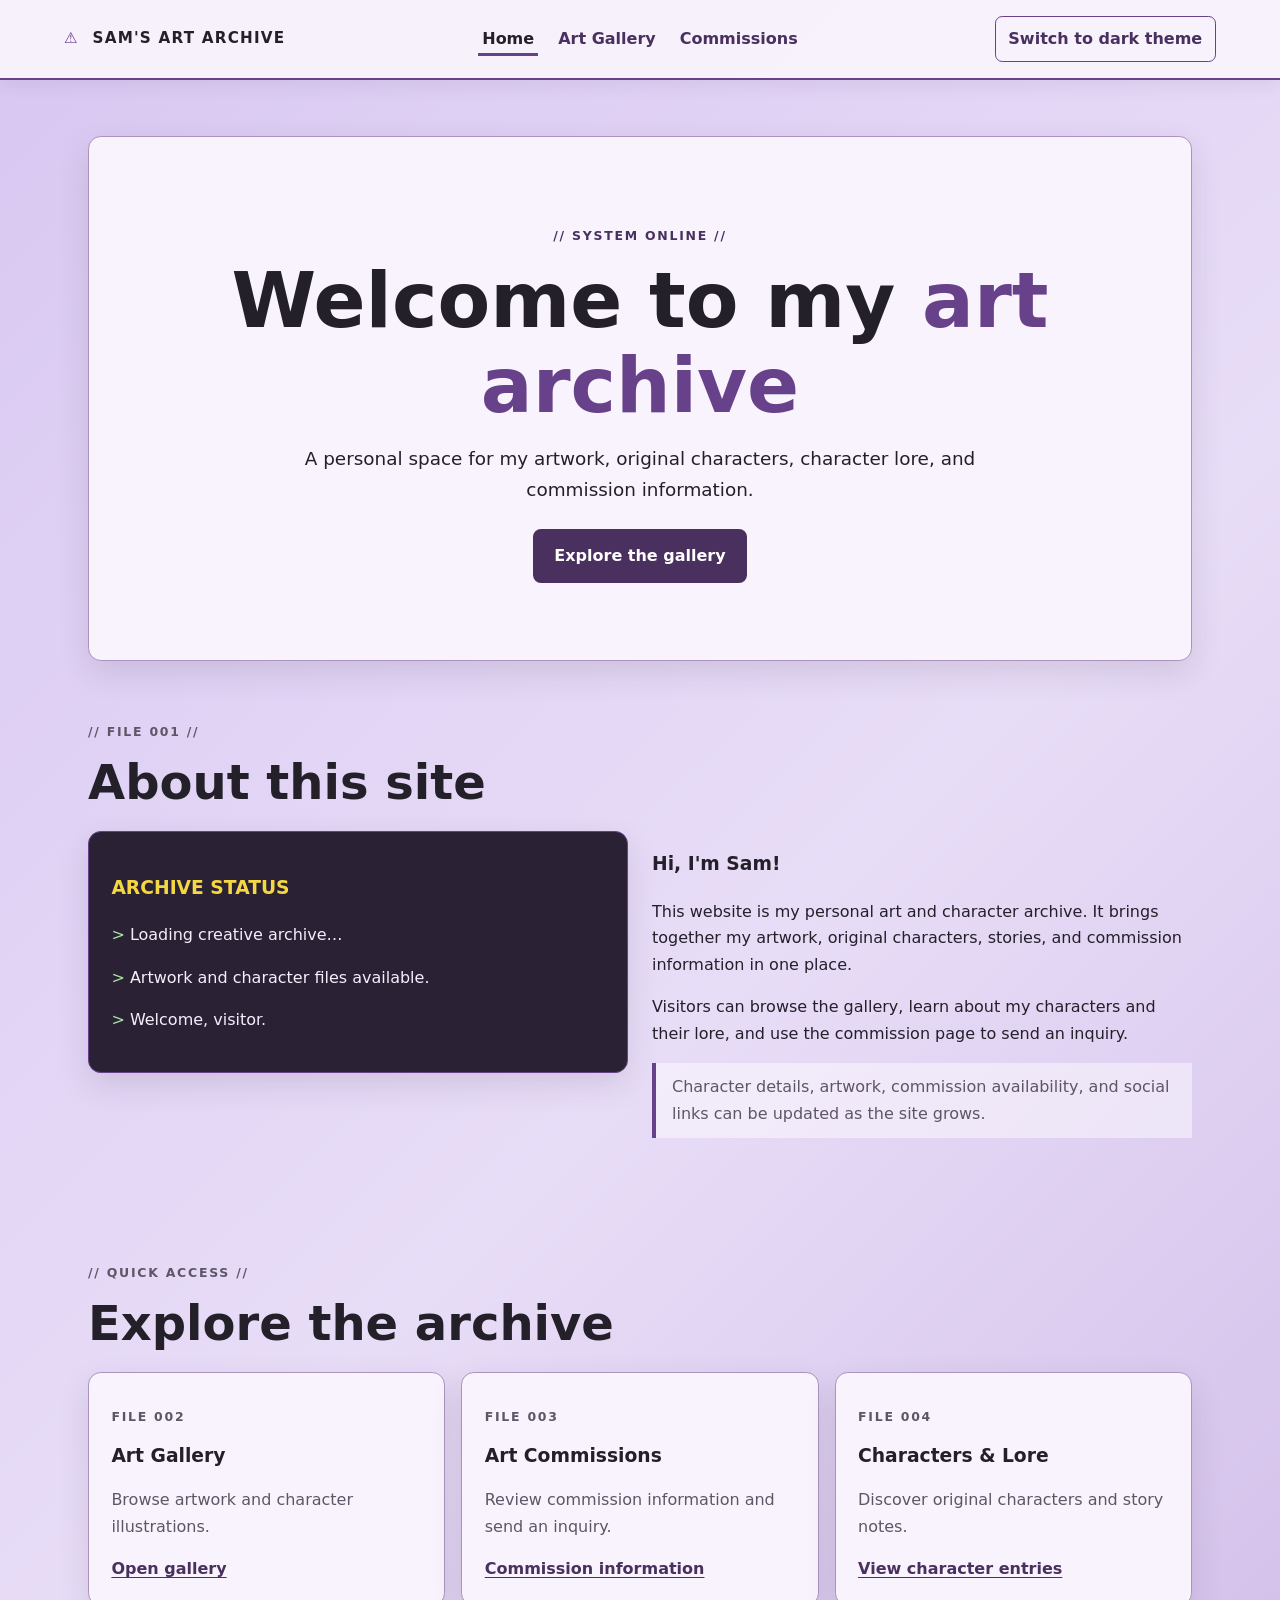
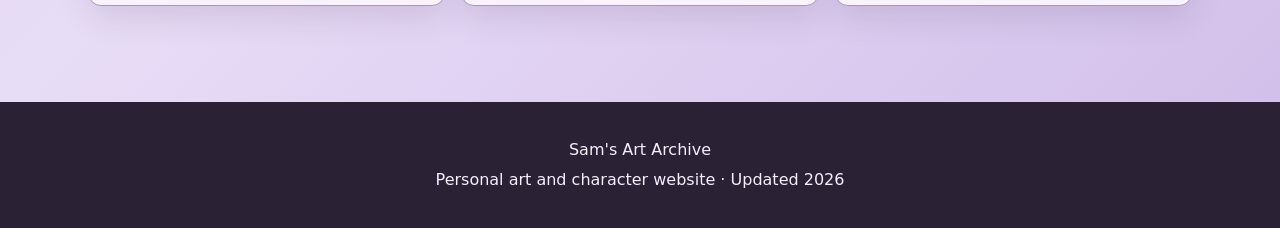
<file: index.html>
<!DOCTYPE html>
<html lang="en">
<head>
  <meta charset="UTF-8">
  <meta name="viewport" content="width=device-width, initial-scale=1.0">
  <meta name="description" content="A personal art, character, and commission website by Sam.">
  <title>Sam's Art Archive | Home</title>
  <link rel="stylesheet" href="style.css">
  <script src="script.js" defer></script>
</head>
<body>
  <a class="skip-link" href="#main">Skip to main content</a>
  <header class="site-header">
    <a class="brand" href="index.html" aria-label="Sam's Art Archive home"><span class="brand-mark" aria-hidden="true">⚠</span> SAM'S ART ARCHIVE</a>
    <nav aria-label="Main navigation">
      <ul class="nav-list">
        <li><a aria-current="page" href="index.html">Home</a></li>
        <li><a href="gallery.html">Art Gallery</a></li>
        <li><a href="commissions.html">Commissions</a></li>
      </ul>
    </nav>
    <button class="theme-toggle" type="button" aria-pressed="false">Switch to dark theme</button>
  </header>

  <main id="main">
    <section class="hero panel">
      <p class="eyebrow">// SYSTEM ONLINE //</p>
      <h1>Welcome to my <span>art archive</span></h1>
      <p class="lead">A personal space for my artwork, original characters, character lore, and commission information.</p>
      <a class="button-link" href="gallery.html">Explore the gallery</a>
    </section>

    <section class="content-section" aria-labelledby="about-heading">
      <div class="section-heading"><p class="eyebrow">// FILE 001 //</p><h2 id="about-heading">About this site</h2></div>
      <div class="two-column">
        <article class="panel terminal">
          <h3>ARCHIVE STATUS</h3>
          <p><span class="terminal-prompt" aria-hidden="true">&gt;</span> Loading creative archive…</p>
          <p><span class="terminal-prompt" aria-hidden="true">&gt;</span> Artwork and character files available.</p>
          <p><span class="terminal-prompt" aria-hidden="true">&gt;</span> Welcome, visitor.</p>
        </article>
        <div>
          <h3>Hi, I'm Sam!</h3>
          <p>This website is my personal art and character archive. It brings together my artwork, original characters, stories, and commission information in one place.</p>
          <p>Visitors can browse the gallery, learn about my characters and their lore, and use the commission page to send an inquiry.</p>
          <p class="note">Character details, artwork, commission availability, and social links can be updated as the site grows.</p>
        </div>
      </div>
    </section>

    <section class="content-section" aria-labelledby="pages-heading">
      <div class="section-heading"><p class="eyebrow">// QUICK ACCESS //</p><h2 id="pages-heading">Explore the archive</h2></div>
      <div class="card-grid">
        <article class="panel feature-card"><p class="file-label">FILE 002</p><h3>Art Gallery</h3><p>Browse artwork and character illustrations.</p><a href="gallery.html">Open gallery</a></article>
        <article class="panel feature-card"><p class="file-label">FILE 003</p><h3>Art Commissions</h3><p>Review commission information and send an inquiry.</p><a href="commissions.html">Commission information</a></article>
        <article class="panel feature-card"><p class="file-label">FILE 004</p><h3>Characters & Lore</h3><p>Discover original characters and story notes.</p><a href="gallery.html#characters">View character entries</a></article>
      </div>
    </section>
  </main>
  <footer class="site-footer"><p>Sam's Art Archive</p><p>Personal art and character website · Updated 2026</p></footer>
</body>
</html>
</file>
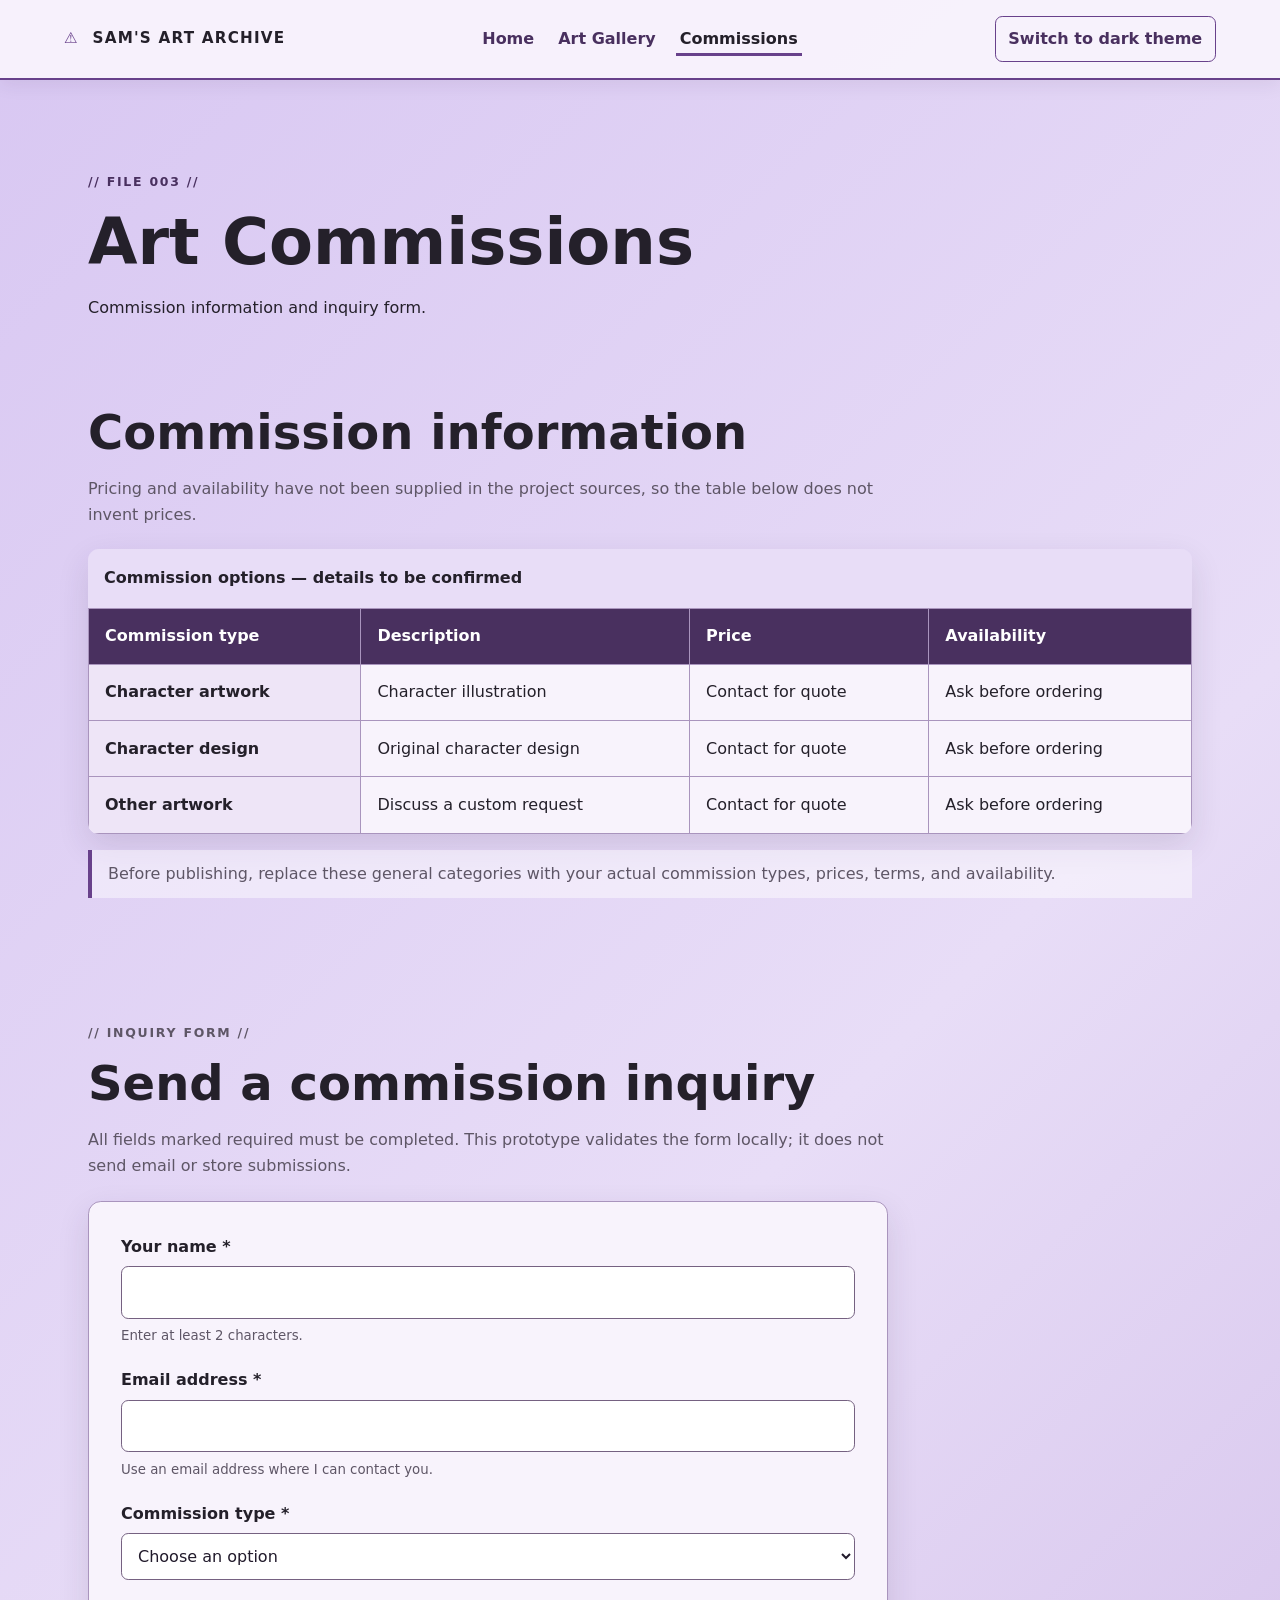
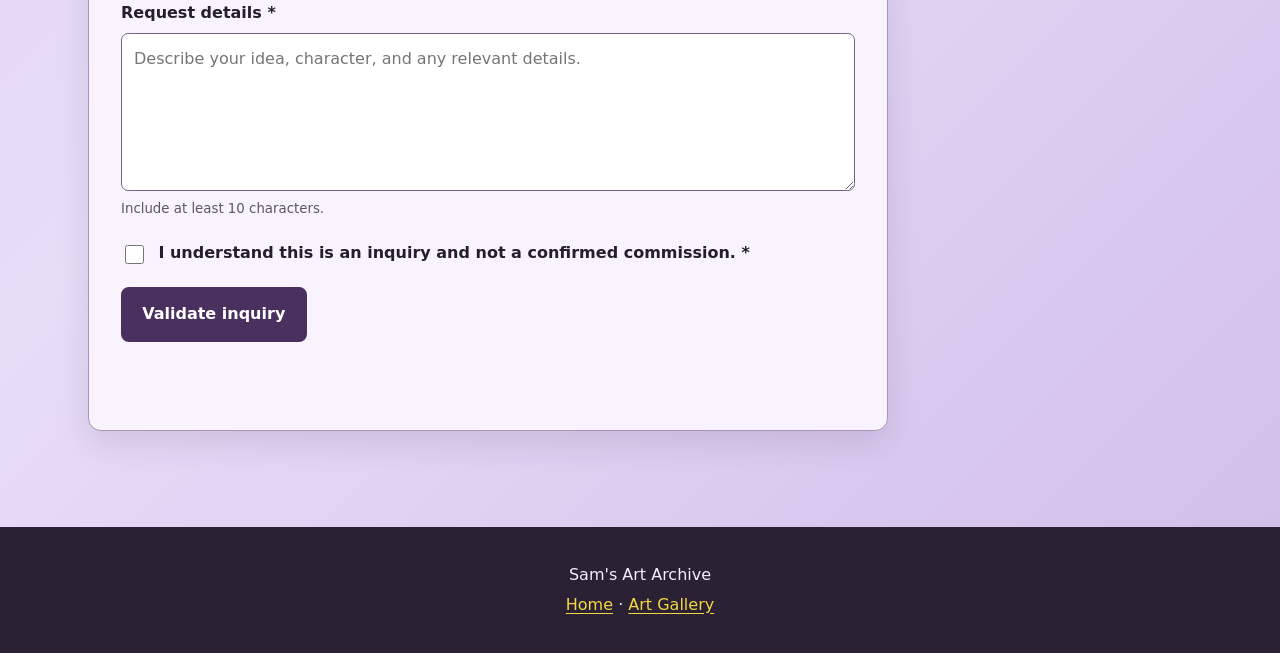
<file: commissions.html>
<!DOCTYPE html>
<html lang="en">
<head>
  <meta charset="UTF-8"><meta name="viewport" content="width=device-width, initial-scale=1.0">
  <meta name="description" content="Commission information and inquiry form."><title>Commissions | Sam's Art Archive</title>
  <link rel="stylesheet" href="style.css"><script src="script.js" defer></script>
</head>
<body>
  <a class="skip-link" href="#main">Skip to main content</a>
  <header class="site-header">
    <a class="brand" href="index.html"><span class="brand-mark" aria-hidden="true">⚠</span> SAM'S ART ARCHIVE</a>
    <nav aria-label="Main navigation"><ul class="nav-list"><li><a href="index.html">Home</a></li><li><a href="gallery.html">Art Gallery</a></li><li><a aria-current="page" href="commissions.html">Commissions</a></li></ul></nav>
    <button class="theme-toggle" type="button" aria-pressed="false">Switch to dark theme</button>
  </header>
  <main id="main">
    <section class="page-intro"><p class="eyebrow">// FILE 003 //</p><h1>Art Commissions</h1><p>Commission information and inquiry form.</p></section>
    <section class="content-section" aria-labelledby="pricing-heading">
      <div class="section-heading"><h2 id="pricing-heading">Commission information</h2><p>Pricing and availability have not been supplied in the project sources, so the table below does not invent prices.</p></div>
      <div class="table-wrap"><table><caption>Commission options — details to be confirmed</caption><thead><tr><th scope="col">Commission type</th><th scope="col">Description</th><th scope="col">Price</th><th scope="col">Availability</th></tr></thead><tbody>
        <tr><th scope="row">Character artwork</th><td>Character illustration</td><td>Contact for quote</td><td>Ask before ordering</td></tr>
        <tr><th scope="row">Character design</th><td>Original character design</td><td>Contact for quote</td><td>Ask before ordering</td></tr>
        <tr><th scope="row">Other artwork</th><td>Discuss a custom request</td><td>Contact for quote</td><td>Ask before ordering</td></tr>
      </tbody></table></div>
      <p class="note">Before publishing, replace these general categories with your actual commission types, prices, terms, and availability.</p>
    </section>
    <section class="content-section" aria-labelledby="form-heading">
      <div class="section-heading"><p class="eyebrow">// INQUIRY FORM //</p><h2 id="form-heading">Send a commission inquiry</h2><p>All fields marked required must be completed. This prototype validates the form locally; it does not send email or store submissions.</p></div>
      <form id="commission-form" class="panel form-panel" novalidate>
        <div class="form-field"><label for="customer-name">Your name <span aria-hidden="true">*</span></label><input id="customer-name" name="customerName" type="text" autocomplete="name" required minlength="2"><small>Enter at least 2 characters.</small></div>
        <div class="form-field"><label for="customer-email">Email address <span aria-hidden="true">*</span></label><input id="customer-email" name="customerEmail" type="email" autocomplete="email" required><small>Use an email address where I can contact you.</small></div>
        <div class="form-field"><label for="commission-type">Commission type <span aria-hidden="true">*</span></label><select id="commission-type" name="commissionType" required><option value="">Choose an option</option><option>Character artwork</option><option>Character design</option><option>Other / custom request</option></select></div>
        <div class="form-field"><label for="request-details">Request details <span aria-hidden="true">*</span></label><textarea id="request-details" name="requestDetails" rows="5" required minlength="10" placeholder="Describe your idea, character, and any relevant details."></textarea><small>Include at least 10 characters.</small></div>
        <div class="form-field checkbox-field"><input id="terms-confirm" name="termsConfirm" type="checkbox" required><label for="terms-confirm">I understand this is an inquiry and not a confirmed commission. <span aria-hidden="true">*</span></label></div>
        <button class="button-link form-submit" type="submit">Validate inquiry</button>
        <p id="form-status" class="form-status" role="status" aria-live="polite"></p>
      </form>
    </section>
  </main>
  <footer class="site-footer"><p>Sam's Art Archive</p><p><a href="index.html">Home</a> · <a href="gallery.html">Art Gallery</a></p></footer>
</body>
</html>
</file>
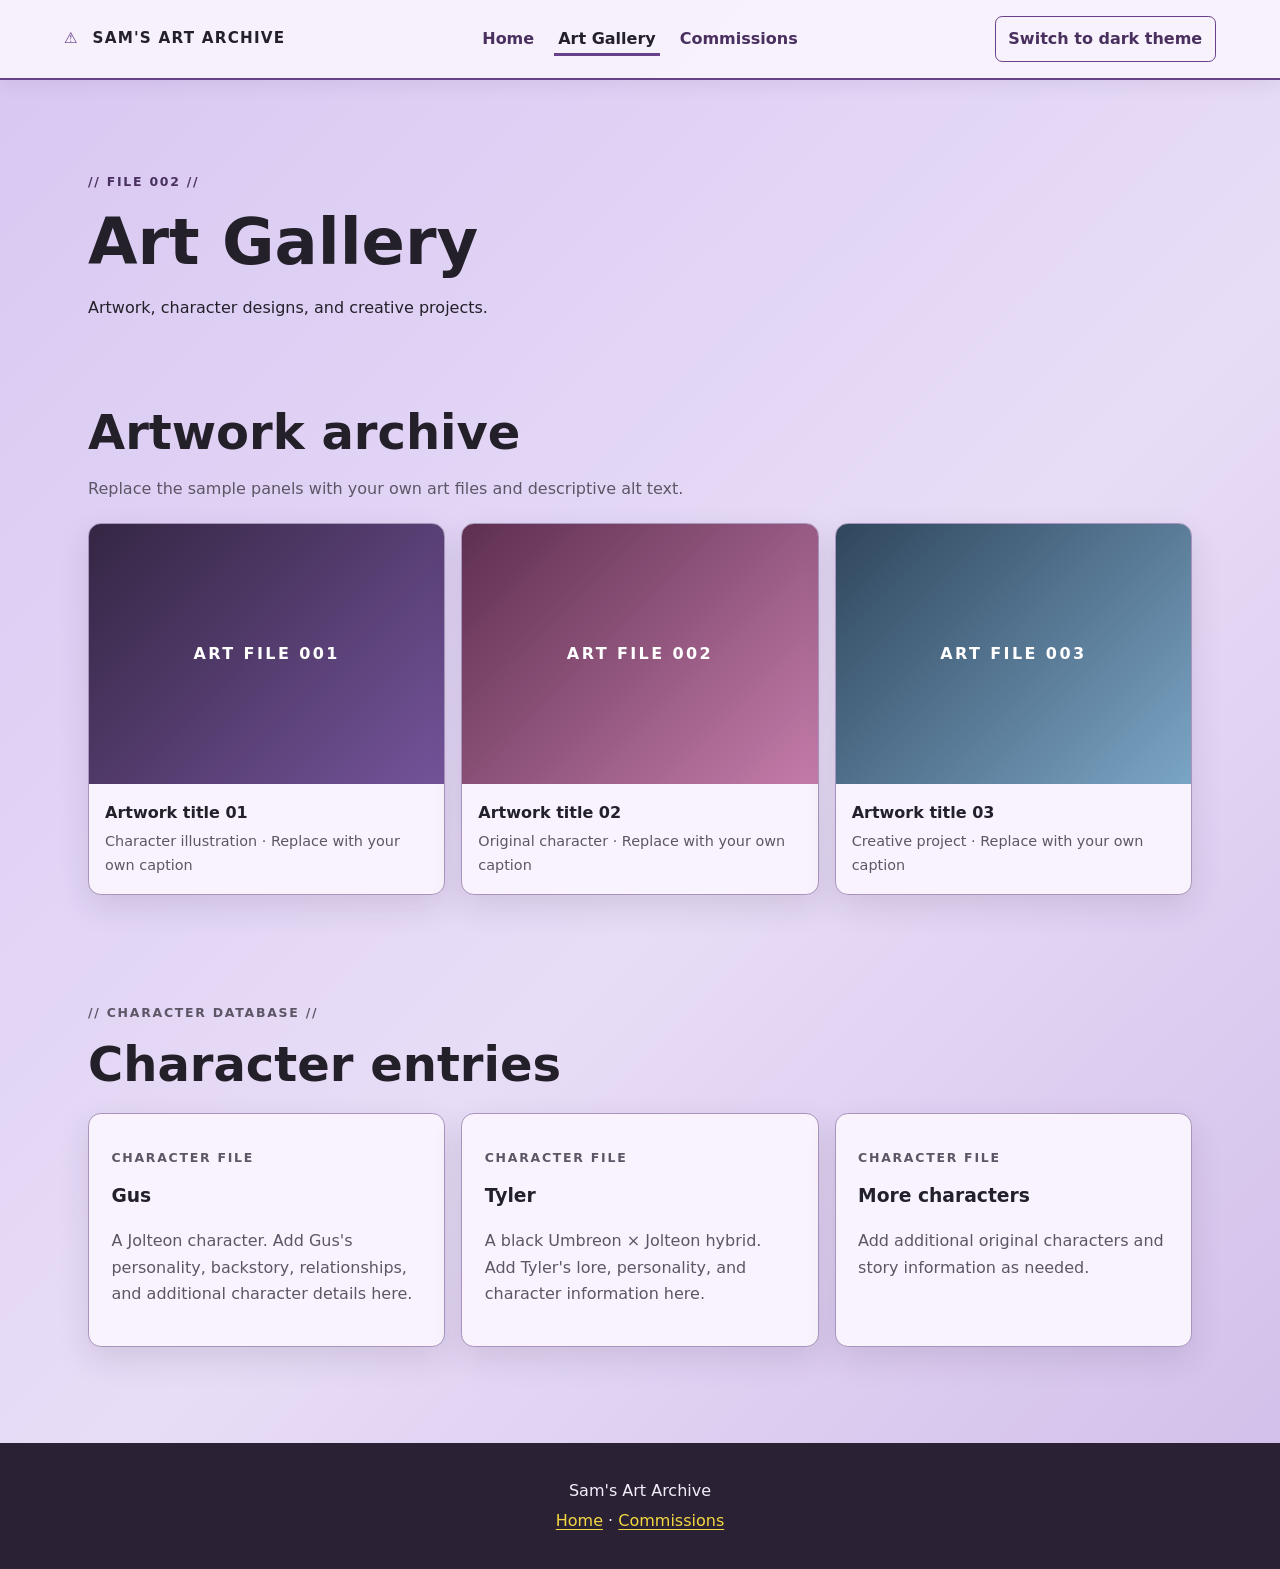
<file: gallery.html>
<!DOCTYPE html>
<html lang="en">
<head>
  <meta charset="UTF-8"><meta name="viewport" content="width=device-width, initial-scale=1.0">
  <meta name="description" content="Artwork and character archive."><title>Art Gallery | Sam's Art Archive</title>
  <link rel="stylesheet" href="style.css"><script src="script.js" defer></script>
</head>
<body>
  <a class="skip-link" href="#main">Skip to main content</a>
  <header class="site-header">
    <a class="brand" href="index.html"><span class="brand-mark" aria-hidden="true">⚠</span> SAM'S ART ARCHIVE</a>
    <nav aria-label="Main navigation"><ul class="nav-list"><li><a href="index.html">Home</a></li><li><a aria-current="page" href="gallery.html">Art Gallery</a></li><li><a href="commissions.html">Commissions</a></li></ul></nav>
    <button class="theme-toggle" type="button" aria-pressed="false">Switch to dark theme</button>
  </header>
  <main id="main">
    <section class="page-intro"><p class="eyebrow">// FILE 002 //</p><h1>Art Gallery</h1><p>Artwork, character designs, and creative projects.</p></section>
    <section class="content-section" aria-labelledby="gallery-heading">
      <div class="section-heading"><h2 id="gallery-heading">Artwork archive</h2><p>Replace the sample panels with your own art files and descriptive alt text.</p></div>
      <div class="gallery-grid">
        <figure class="panel art-card"><div class="art-placeholder" role="img" aria-label="Placeholder for artwork image one">ART FILE 001</div><figcaption><strong>Artwork title 01</strong><span>Character illustration · Replace with your own caption</span></figcaption></figure>
        <figure class="panel art-card"><div class="art-placeholder alt" role="img" aria-label="Placeholder for artwork image two">ART FILE 002</div><figcaption><strong>Artwork title 02</strong><span>Original character · Replace with your own caption</span></figcaption></figure>
        <figure class="panel art-card"><div class="art-placeholder third" role="img" aria-label="Placeholder for artwork image three">ART FILE 003</div><figcaption><strong>Artwork title 03</strong><span>Creative project · Replace with your own caption</span></figcaption></figure>
      </div>
    </section>
    <section class="content-section" id="characters" aria-labelledby="characters-heading">
      <div class="section-heading"><p class="eyebrow">// CHARACTER DATABASE //</p><h2 id="characters-heading">Character entries</h2></div>
      <div class="card-grid">
        <article class="panel feature-card"><p class="file-label">CHARACTER FILE</p><h3>Gus</h3><p>A Jolteon character. Add Gus's personality, backstory, relationships, and additional character details here.</p></article>
        <article class="panel feature-card"><p class="file-label">CHARACTER FILE</p><h3>Tyler</h3><p>A black Umbreon × Jolteon hybrid. Add Tyler's lore, personality, and character information here.</p></article>
        <article class="panel feature-card"><p class="file-label">CHARACTER FILE</p><h3>More characters</h3><p>Add additional original characters and story information as needed.</p></article>
      </div>
    </section>
  </main>
  <footer class="site-footer"><p>Sam's Art Archive</p><p><a href="index.html">Home</a> · <a href="commissions.html">Commissions</a></p></footer>
</body>
</html>
</file>
<file: style.css>
:root{--lavender:#d8c7f2;--lavender-light:#eee5f7;--panel:#f8f3fc;--ink:#24202a;--muted:#5e5666;--purple:#68418b;--purple-dark:#49305f;--yellow:#f5d742;--red:#d94b64;--border:#a994bd;--focus:#174f9c;--shadow:0 12px 32px rgba(46,30,64,.12)}
*{box-sizing:border-box}html{scroll-behavior:smooth}body{margin:0;background:linear-gradient(135deg,var(--lavender),#e8ddf7 55%,#d1bde9);color:var(--ink);font-family:system-ui,-apple-system,BlinkMacSystemFont,"Segoe UI",sans-serif;line-height:1.65}a{color:var(--purple-dark);text-underline-offset:.2em}a:hover{color:#241332}a:focus-visible,button:focus-visible,input:focus-visible,select:focus-visible,textarea:focus-visible{outline:3px solid var(--focus);outline-offset:3px}.skip-link{position:absolute;left:1rem;top:-5rem;background:#fff;color:#111;padding:.7rem 1rem;z-index:200}.skip-link:focus{top:1rem}.site-header{display:flex;align-items:center;justify-content:space-between;gap:1.2rem;padding:1rem clamp(1rem,5vw,4rem);background:rgba(248,243,252,.96);border-bottom:2px solid var(--purple);position:sticky;top:0;z-index:20;box-shadow:0 4px 18px rgba(50,30,70,.08)}.brand{font-weight:850;letter-spacing:.08em;text-decoration:none;color:var(--ink);font-size:.95rem}.brand-mark{color:var(--purple);margin-right:.45rem}.nav-list{display:flex;list-style:none;gap:1rem;margin:0;padding:0;flex-wrap:wrap}.nav-list a{font-weight:700;text-decoration:none;padding:.35rem .25rem}.nav-list a[aria-current=page]{border-bottom:3px solid var(--purple);color:var(--ink)}button,.button-link{font:inherit}.theme-toggle{border:1px solid var(--purple);background:transparent;color:var(--purple-dark);border-radius:.45rem;padding:.55rem .8rem;font-weight:700;cursor:pointer}.theme-toggle:hover{background:var(--purple);color:white}main{max-width:1200px;margin:0 auto;padding:clamp(1rem,4vw,3rem)}.hero{padding:clamp(2rem,6vw,5rem);text-align:center;margin-top:.5rem;background:linear-gradient(130deg,#fff9e6,var(--panel));border-top:5px solid var(--yellow)}.panel{background:var(--panel);border:1px solid var(--border);border-radius:.8rem;box-shadow:var(--shadow)}.eyebrow,.file-label{color:var(--purple-dark);font-weight:800;letter-spacing:.14em;font-size:.78rem}.hero h1{font-size:clamp(2.3rem,6vw,4.8rem);line-height:1.1;margin:.5rem 0 1rem}.hero h1 span{color:var(--purple)}.lead{max-width:700px;margin:0 auto 1.5rem;font-size:1.15rem}.button-link{display:inline-block;background:var(--purple-dark);color:#fff;border:2px solid var(--purple-dark);border-radius:.5rem;padding:.75rem 1.2rem;font-weight:800;text-decoration:none;cursor:pointer}.button-link:hover{background:transparent;color:var(--purple-dark)}.content-section{padding:3rem 0}.section-heading{margin-bottom:1.3rem}.section-heading h2,.page-intro h1{font-size:clamp(1.8rem,4vw,3rem);line-height:1.15;margin:.2rem 0}.section-heading p{color:var(--muted);max-width:800px}.two-column{display:grid;grid-template-columns:1fr 1fr;gap:1.5rem;align-items:start}.terminal{padding:1.4rem;background:#2a2234;color:#f5eefb;border-color:#68418b}.terminal h3{color:#f5d742}.terminal-prompt{color:#a9e6a2}.note{border-left:4px solid var(--purple);padding:.7rem 1rem;background:rgba(255,255,255,.45);color:var(--muted)}.card-grid{display:grid;grid-template-columns:repeat(3,minmax(0,1fr));gap:1rem}.feature-card{padding:1.4rem}.feature-card h3{margin:.2rem 0}.feature-card p{color:var(--muted)}.feature-card a{font-weight:800}.page-intro{padding:2rem 0 1rem}.page-intro h1{font-size:clamp(2.2rem,5vw,4rem)}.gallery-grid{display:grid;grid-template-columns:repeat(3,minmax(0,1fr));gap:1rem}.art-card{margin:0;overflow:hidden}.art-placeholder{display:grid;place-items:center;min-height:260px;background:linear-gradient(135deg,#342643,#74539a);color:#fff;font-weight:900;letter-spacing:.15em}.art-placeholder.alt{background:linear-gradient(135deg,#5e2f50,#c47caa)}.art-placeholder.third{background:linear-gradient(135deg,#2f465d,#7ba5c5)}.art-card figcaption{display:grid;gap:.25rem;padding:1rem}.art-card figcaption span{color:var(--muted);font-size:.9rem}.table-wrap{overflow-x:auto;border-radius:.7rem;box-shadow:var(--shadow)}table{width:100%;border-collapse:collapse;background:var(--panel);min-width:650px}caption{text-align:left;font-weight:800;padding:1rem;background:#e8ddf7}th,td{padding:.9rem 1rem;border:1px solid var(--border);text-align:left}thead th{background:var(--purple-dark);color:white}tbody th{background:#eee5f7}.form-panel{padding:clamp(1rem,3vw,2rem);max-width:800px}.form-field{display:grid;gap:.4rem;margin-bottom:1.25rem}.form-field label{font-weight:800}.form-field input:not([type=checkbox]),.form-field select,.form-field textarea{width:100%;border:1px solid #756181;border-radius:.45rem;padding:.75rem;background:#fff;color:#211a2b;font:inherit}.form-field small{color:var(--muted)}.checkbox-field{display:flex;align-items:flex-start;gap:.7rem}.checkbox-field input{width:1.2rem;height:1.2rem;margin-top:.35rem;accent-color:var(--purple-dark)}.checkbox-field label{font-weight:600}.form-status{min-height:1.5rem;font-weight:700}.form-status.error{color:#9b1732}.form-status.success{color:#17612b}.site-footer{text-align:center;padding:2rem 1rem;background:#2a2234;color:#f5eefb}.site-footer p{margin:.2rem}.site-footer a{color:#f5d742}.dark-theme{--lavender:#17131e;--lavender-light:#211a2b;--panel:#292132;--ink:#f4edf9;--muted:#c9bcd4;--purple:#c5a0ec;--purple-dark:#d3b5f4;--border:#655276;--focus:#f5d742;background:linear-gradient(135deg,#17131e,#251b30)}.dark-theme .site-header{background:rgba(33,26,43,.97)}.dark-theme .brand,.dark-theme .nav-list a{color:var(--ink)}.dark-theme .hero{background:linear-gradient(130deg,#342a3d,#292132)}.dark-theme .note{background:#342a3d}.dark-theme tbody th,.dark-theme caption{background:#342a3d}.dark-theme .form-field input:not([type=checkbox]),.dark-theme .form-field select,.dark-theme .form-field textarea{background:#18131f;color:#fff;border-color:#9b80b8}
@media(max-width:850px){.site-header{flex-wrap:wrap}.site-header nav{order:3;width:100%}.nav-list{justify-content:center}.two-column,.card-grid,.gallery-grid{grid-template-columns:1fr 1fr}}@media(max-width:560px){.site-header{position:static;justify-content:center;text-align:center}.brand{width:100%}.nav-list{gap:.7rem}.theme-toggle{width:100%}.two-column,.card-grid,.gallery-grid{grid-template-columns:1fr}.hero{padding:2rem 1rem}.content-section{padding:2rem 0}}
@media(prefers-reduced-motion:reduce){html{scroll-behavior:auto}*,*::before,*::after{animation-duration:.01ms!important;animation-iteration-count:1!important;transition-duration:.01ms!important}}
</file>
